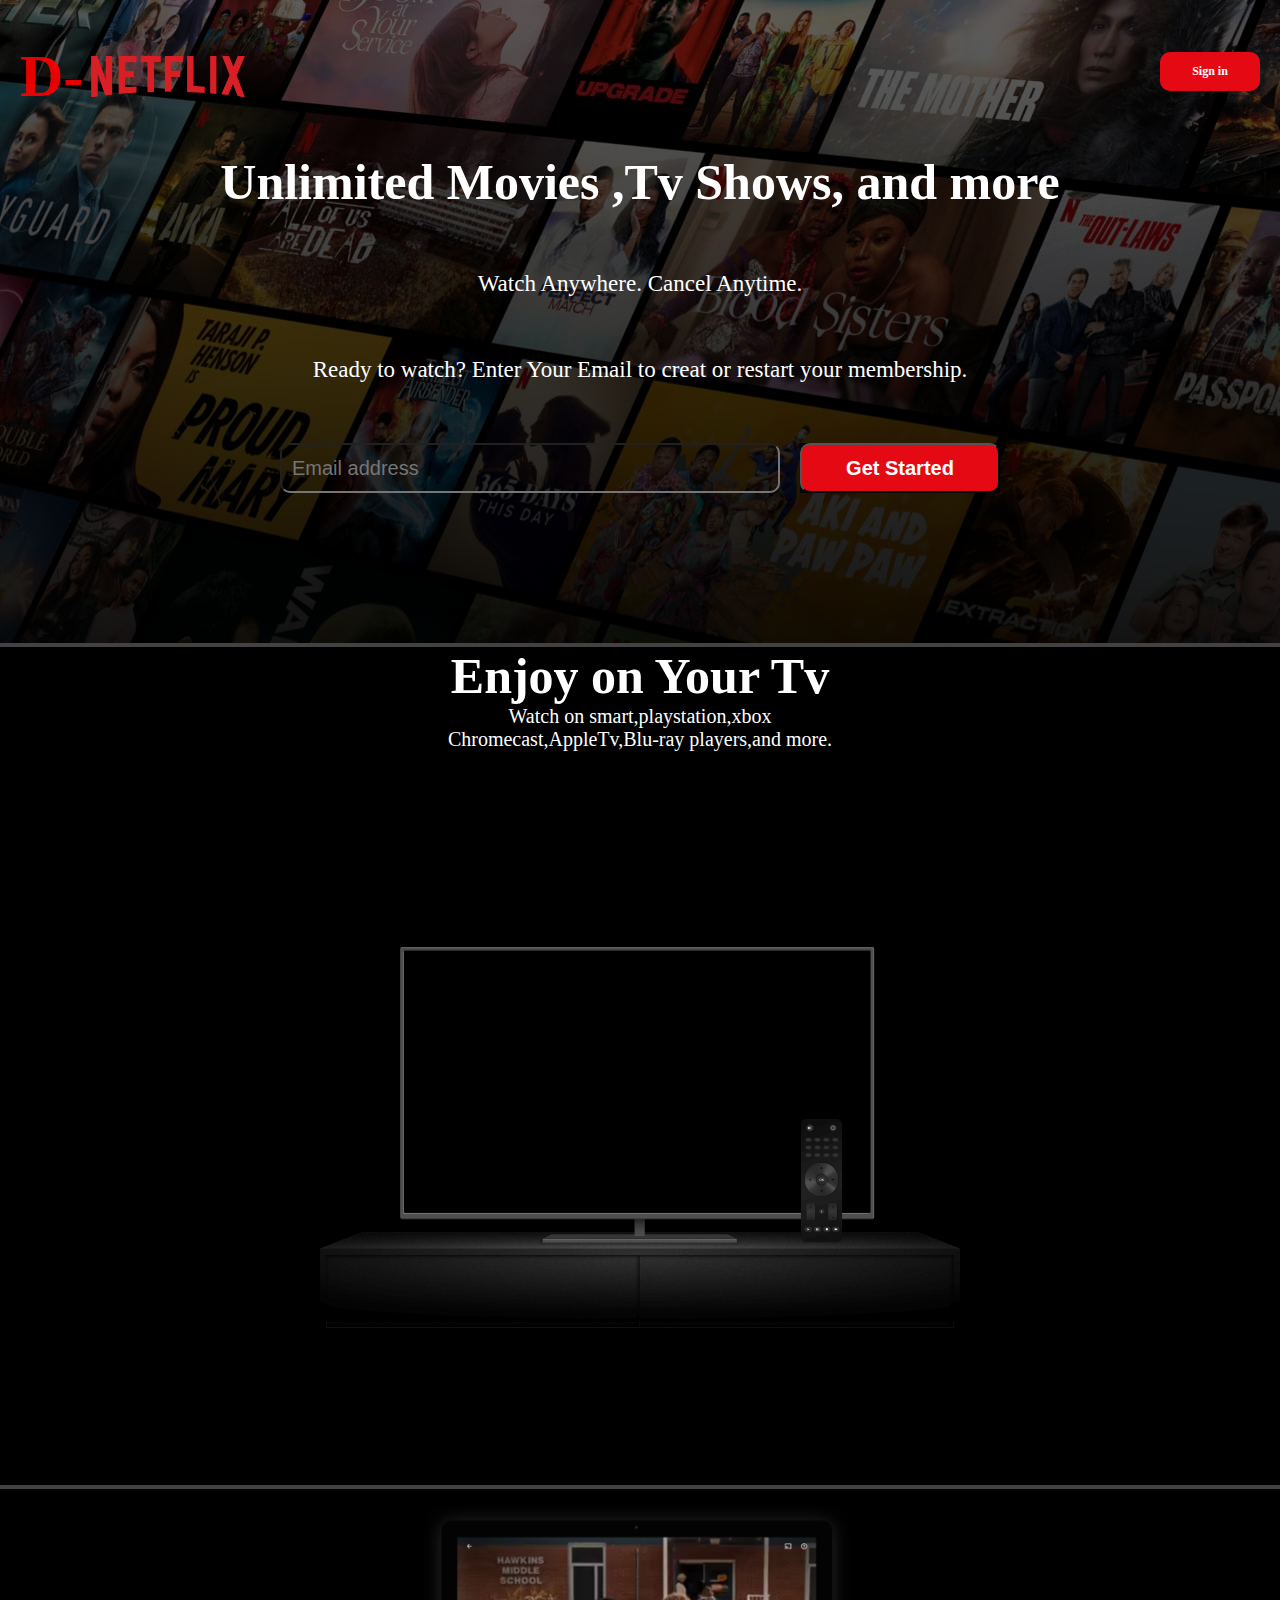
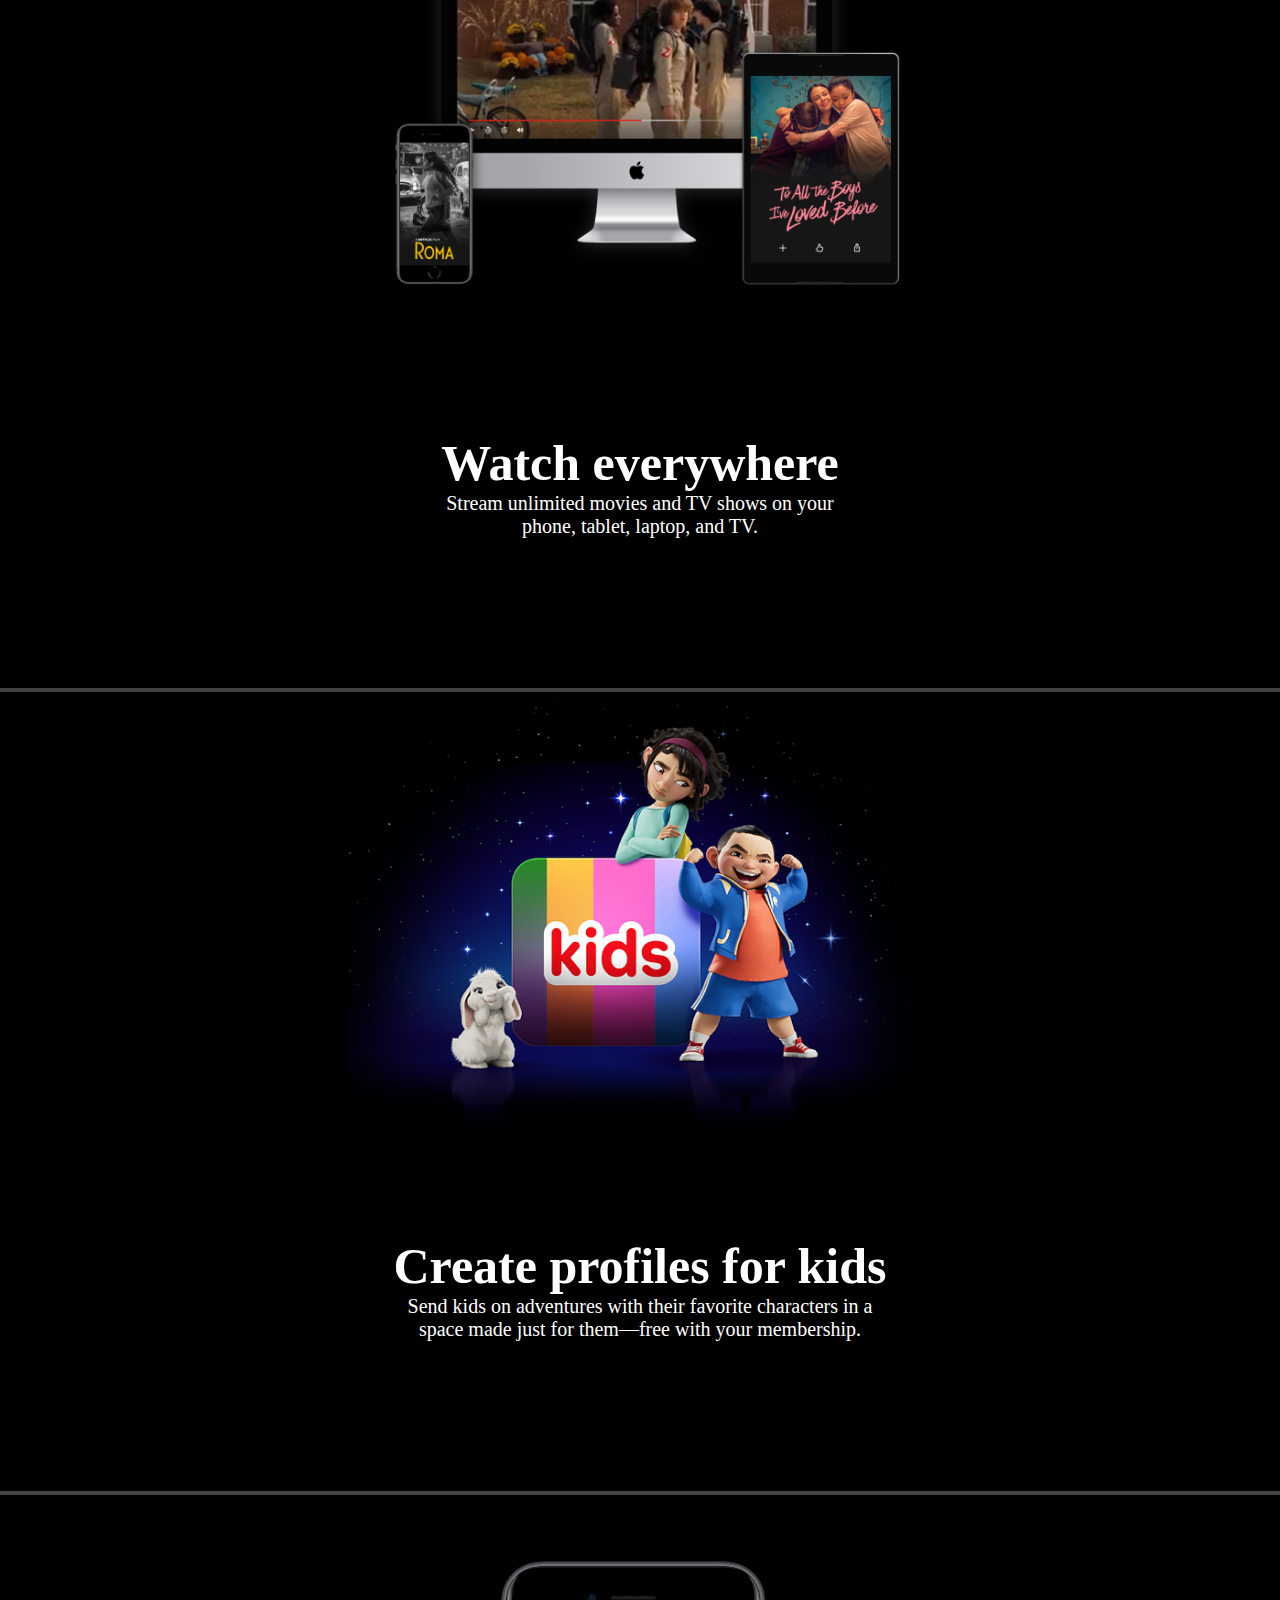
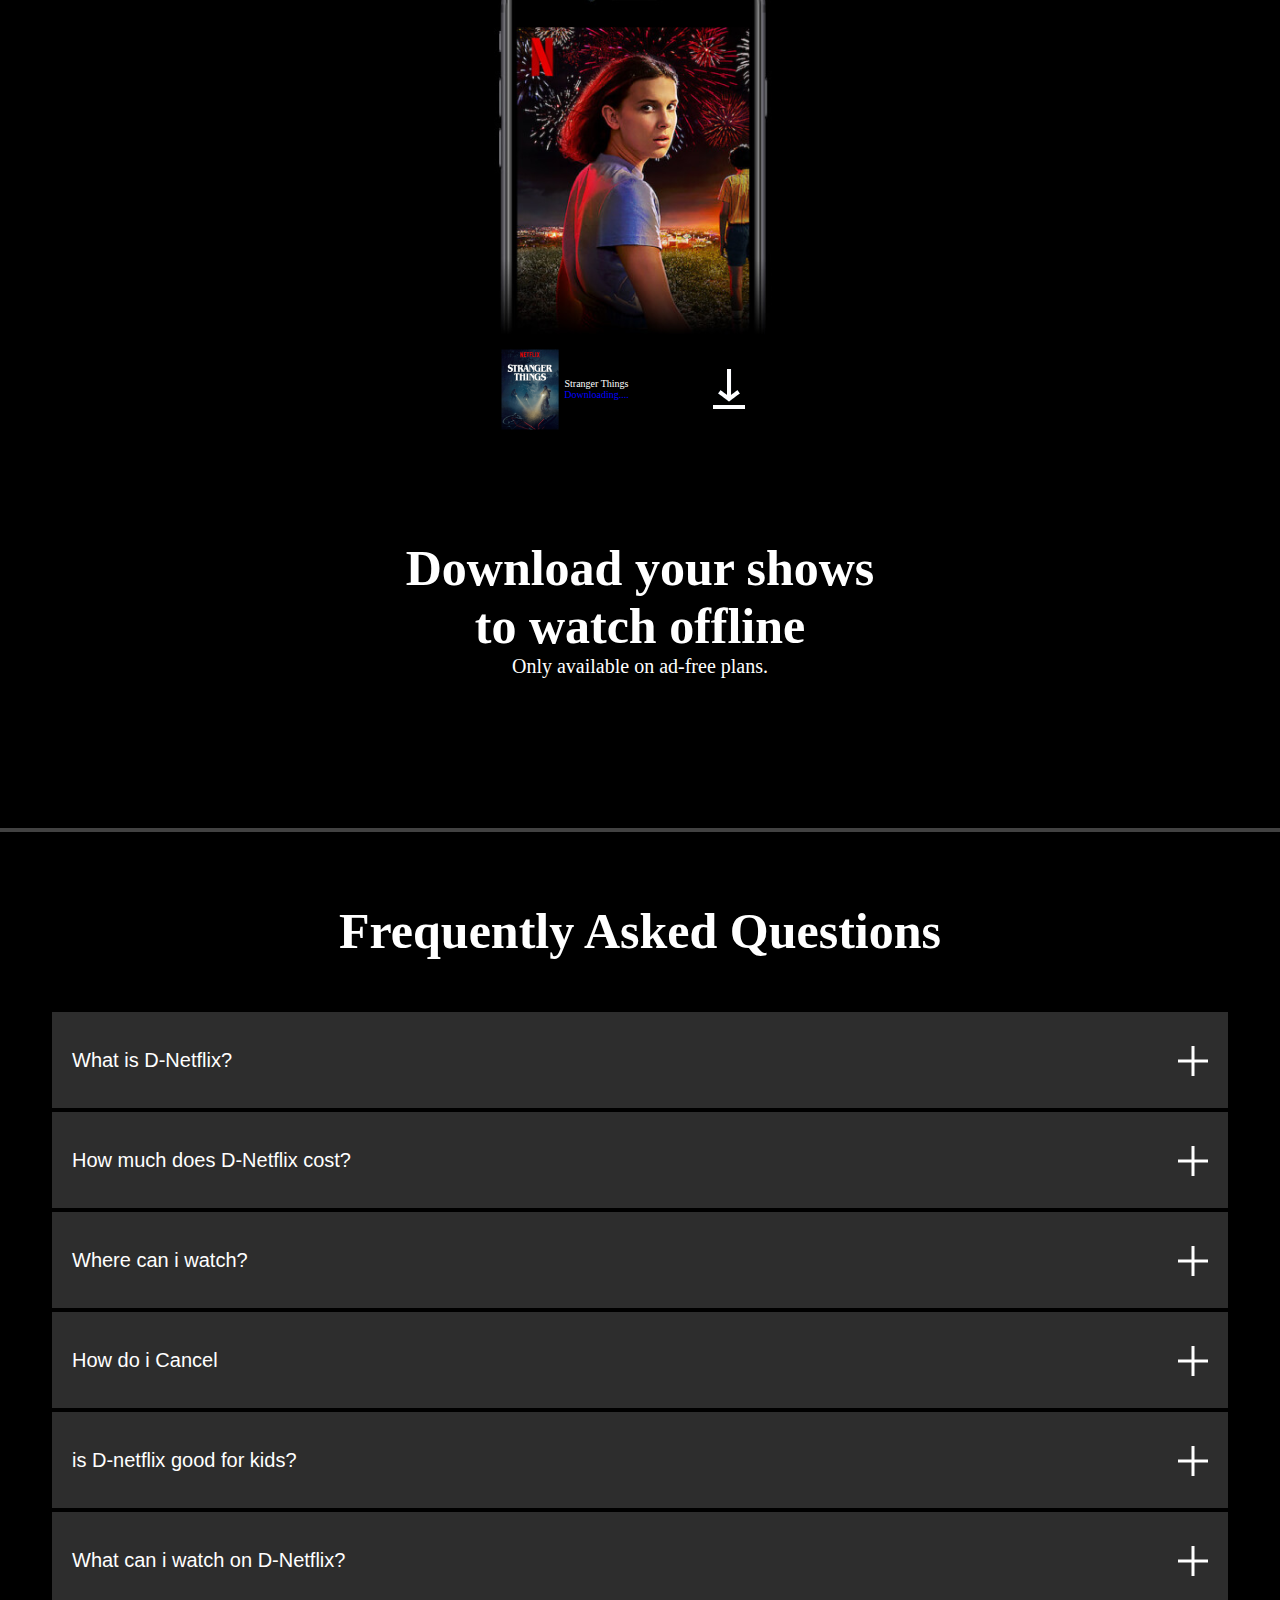
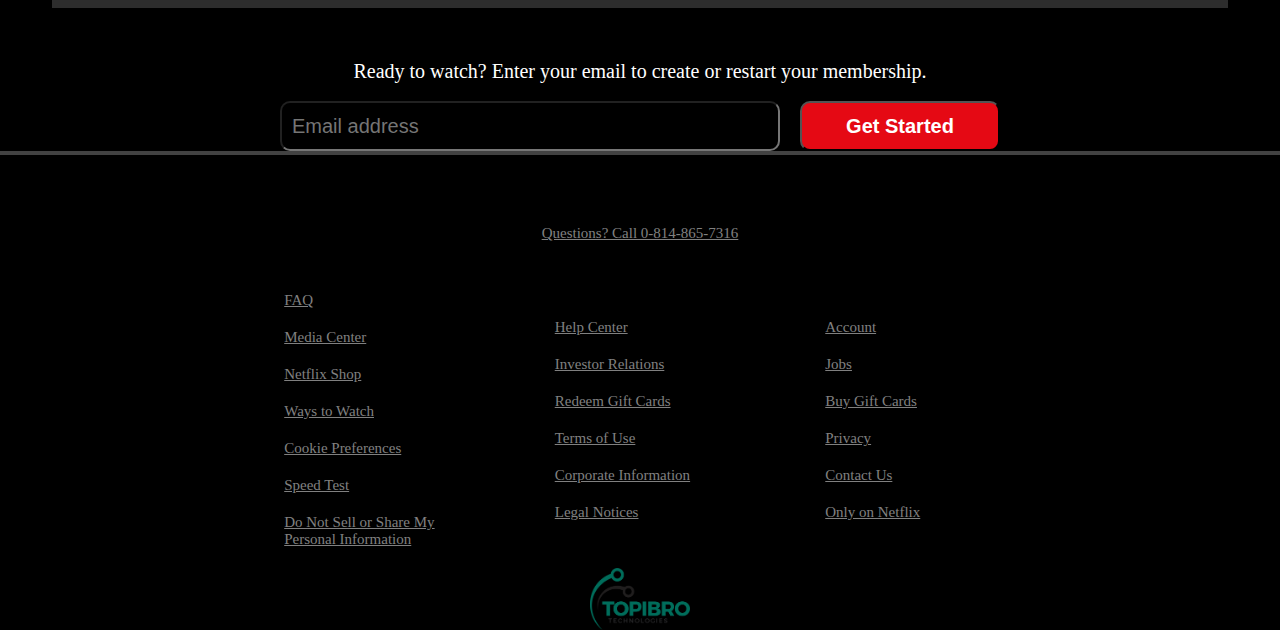
<file: index.html>
<!DOCTYPE html>
<html lang="en">
<head>
    <meta charset="UTF-8">
    <meta name="viewport" content="width=device-width, initial-scale=1.0">
    <link rel="stylesheet" href="style.css">
    <title>Daniel Netflix</title>
</head>
<body>
    <div class="emma">
        <div class="emm"></div>
    <div class="navbar">
        <div class="logo">
            <b> D-</b>
            <img src="Netflix-Logo.wine.png" alt="">
        </div>
        <div class="sign">
            <a href="1sign in.html">
            Sign in</a>
        </div>
    </div>
    <div class="body1">
        <h1>
            Unlimited Movies ,Tv Shows, and more
        </h1>
        <p>Watch Anywhere. Cancel Anytime.</p>
        <p>Ready to watch? Enter Your Email to creat or restart your membership.</p>
        <form action="getstartted.html">
            <input type=" text"  placeholder="Email address">
            <button>
                <input type="submit" value="Get Started">
            </button>
        </form>
    </div>
    </div>
    <div class="body2">
        <div class="first">
            <h2> Enjoy on Your Tv</h2>
            <p>Watch on smart,playstation,xbox <br> Chromecast,AppleTv,Blu-ray players,and more.</p>
        </div>
        <div class="img"><img src="tv.png" alt=""></div>
    </div>
    <div class="body3">
        <div class="img"><img src="device-pile.png.png" alt=""></div>
        <div class="first">
            <h2> Watch everywhere</h2>
            <p>Stream unlimited movies and TV shows on your <br>phone, tablet, laptop, and TV.</p>
        </div>
    </div>
    <div class="body2">
        <div class="img"><img src="kids.png" alt=""></div>
        <div class="first">
            <h2>Create profiles for kids</h2>
            <p>Send kids on adventures with their favorite characters in a <br>space made just for them—free with your membership.</p>
        </div>
    </div>
    <div class="body3">
        <div class="img"><img src="mobile-0819.jpg.png" alt="">
            <div class="img2">
                <div class="ella">
                    <img src="boxshot.png.png" alt="">
                    <div class="dan">
                        <p>Stranger Things</p>
                        <p class="sam">Downloading....</p>
                    </div>
                </div>
                <div class="div">
                    <img src="imggif.gif" alt="">
                </div>
            </div>
        </div>
        <div class="first">
            <h2>Download your shows <br>to watch offline</h2>
            <p>Only available on ad-free plans.</p>
        </div>
    </div>
    <div class="body4">
        <h1>Frequently Asked Questions</h1>
        <div class="button">
            <button  onclick="myFunction1(event, 'demoss1')"><p>What is D-Netflix?</p> <img src="Vector (1).png" alt=""></button>
            <div class="daniel" id="demoss1">
                <p>D-Netflix is a streaming service that offers a wide variety of award-winning TV shows, movies, anime, documentaries, and more on thousands of internet-connected devices.</p>
                <p>You can watch as much as you want, whenever you want without a single commercial – all for one low monthly price. There's always something new to discover and new TV shows and movies are added every week!</p>
            </div>
            <button onclick="myFunction2(event, 'demoss2')"><p>How much does D-Netflix cost?</p> <img src="Vector (1).png" alt=""></button>
            <div class="daniel" id="demoss2">
             <p>D-Watch Netflix on your smartphone, tablet, Smart TV, laptop, or streaming device, all for one fixed monthly fee. Plans range from ₦1,200 to ₦4,400 a month. No extra costs, no contracts.</p>
            </div>
            <button onclick="myFunction4(event, 'demoss4')"><p>Where can i watch?</p> <img src="Vector (1).png" alt=""></button>
            <div class="daniel" id="demoss4">
        <p>Watch anywhere, anytime. Sign in with your D-Netflix account to watch instantly on the web at daniel-netflix-project.vercel.app from your personal computer or on any internet-connected device that offers the D-Netflix app, including smart TVs, smartphones, tablets, streaming media players and game consoles.</p>
        <p>You can also download your favorite shows with the iOS, Android, or Windows 10 app. Use downloads to watch while you're on the go and without an internet connection. Take D-Netflix with you anywhere.</p>
            </div>
            <button onclick="myFunction5(event, 'demoss5')"><p>How do i Cancel</p> <img src="Vector (1).png" alt=""></button>
            <div class="daniel" id="demoss5">
                <p>D-Netflix is flexible. There are no pesky contracts and no commitments. You can easily cancel your account online in two clicks. There are no cancellation fees - start or stop your account anytime.</p>
            </div>
            <button onclick="myFunction6(event, 'demoss6')"><p>is D-netflix good for kids?</p> <img src="Vector (1).png" alt=""></button>
            <div class="daniel" id="demoss6">
                <p>The D-Netflix Kids experience is included in your membership to give parents control while kids enjoy family-friendly TV shows and movies in their own space.</p>
                <p>Kids profiles come with PIN-protected parental controls that let you restrict the maturity rating of content kids can watch and block specific titles you don’t want kids to see.</p>
            </div>
            <button onclick="myFunction7(event, 'demoss7')"><p>What can i watch on D-Netflix?</p> <img src="Vector (1).png" alt=""></button>
            <div class="daniel" id="demoss7">
                <p>D-Netflix has an extensive library of feature films, documentaries, TV shows, anime, award-winning D-Netflix originals, and more. Watch as much as you want, anytime you want.</p>
            </div>
        </div>
        <p>Ready to watch? Enter your email to create or restart your membership.</p><br>
        <form action="getstartted.html">
            <input type=" text"  placeholder="Email address">
            <button>
                <input type="submit" value="Get Started">
            </button>
        </form>
    </div>
    <div class="footer">
        <a href="#">Questions?
            Call 0-814-865-7316</a>
            <div class="flist">
                <div class="list1">
                  <div class="list">FAQ</div>
                  <div class="list">Media Center</div>
                  <div class="list">Netflix Shop</div>
                  <div class="list">Ways to Watch</div>
                  <div class="list">Cookie Preferences</div>
                  <div class="list">Speed Test</div>
                  <div class="list">Do Not Sell or Share My Personal Information</div>
                </div>
                <div class="list1">
                  <div class="list">Help Center</div>
                  <div class="list">Investor Relations</div>
                  <div class="list">Redeem Gift Cards</div>
                  <div class="list">Terms of Use</div>
                  <div class="list">Corporate Information</div>
                  <div class="list">Legal Notices</div>
                </div>
                <div class="list1">
                  <div class="list">Account</div>
                  <div class="list">Jobs</div>
                  <div class="list">Buy Gift Cards</div>
                  <div class="list">Privacy</div>
                  <div class="list">Contact Us</div>
                  <div class="list">Only on Netflix</div>
                </div>
              </div>
            <img src="topibro-logo2.png" alt="">
    </div>
</body>
<script src="app.js"></script>
</html>
</file>
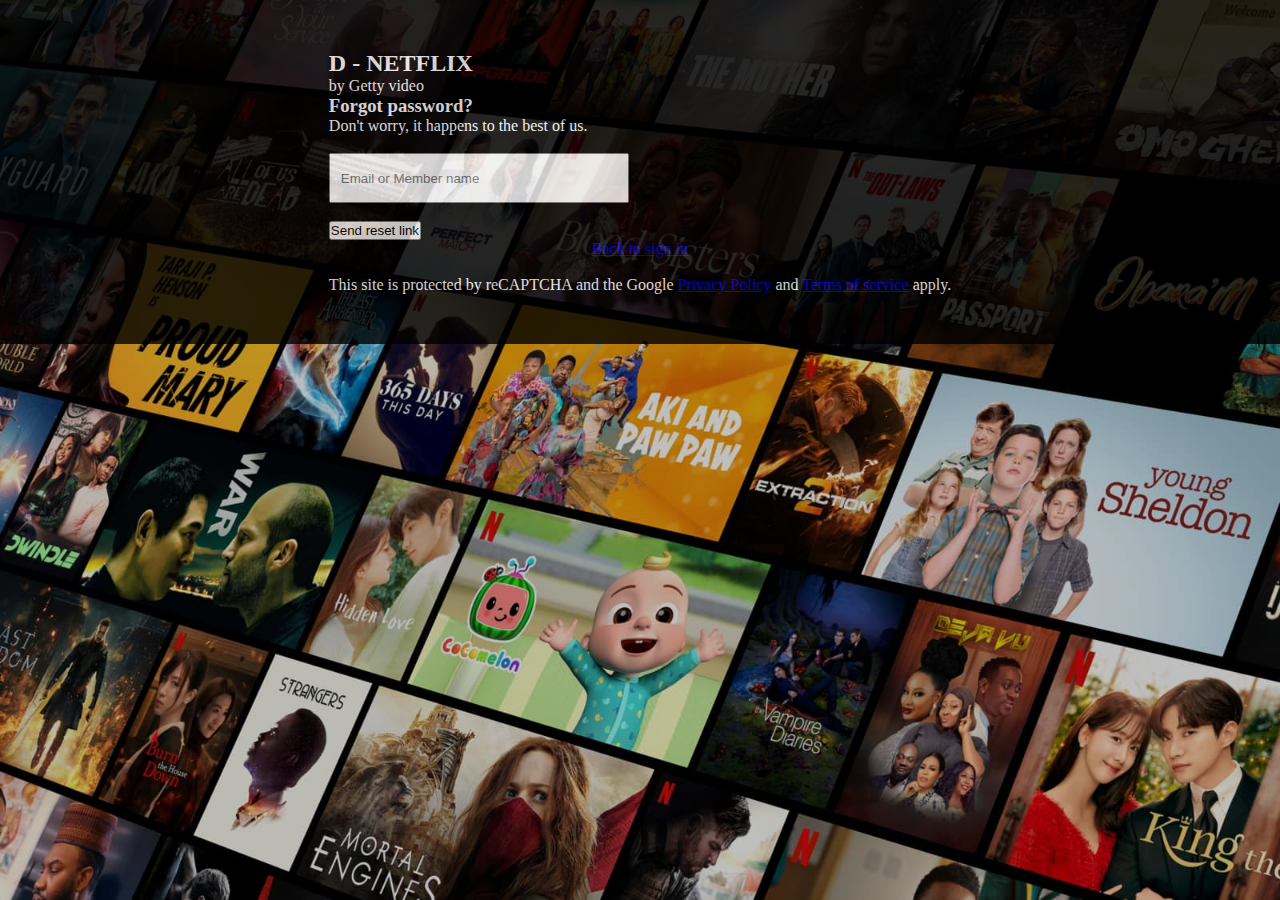
<file: 1forget.html>
<!DOCTYPE html>
<html lang="en">
  <head>
    <meta charset="UTF-8" />
    <meta name="viewport" content="width=device-width, initial-scale=1.0" />
    <title>Daniel Netflix</title>
    <link rel="icon" href="daniel logo.jpg">
    <link rel="stylesheet" href="1sign in.css" />
  </head>
  <body>

  <div class="border">
    <div class="center">
   <div class="flex">
    <div class="h2">
        <h2>D - NETFLIX</h2>
        <p>by Getty video</p>
    </div>
    <div class="gap">
    <h3 class="h3">Forgot password?</h3>
    <p>Don't worry, it happens to the best of us.</p><br>
    <form action="index.html">
        <input type="email
        "  id="text" placeholder="Email or Member name" style="height: 50px; width: 300px; padding: 10px;" required> <br><br>
        <input type="submit" value="Send reset link" class="abutton">
        <p style="text-align: center;"><a href="1sign in.html">Back to sign in</a></p><br>
        <div class="link">
            <p>This site is protected by reCAPTCHA and the Google <a href="https://policies.google.com/privacy">Privacy Policy</a> and <a href="https://policies.google.com/terms">Terms of service</a> apply.</p>
        </div>
    </form>
    </div>
   </div>
    </div>

</div>
</div>
</body>
</html>
</file>
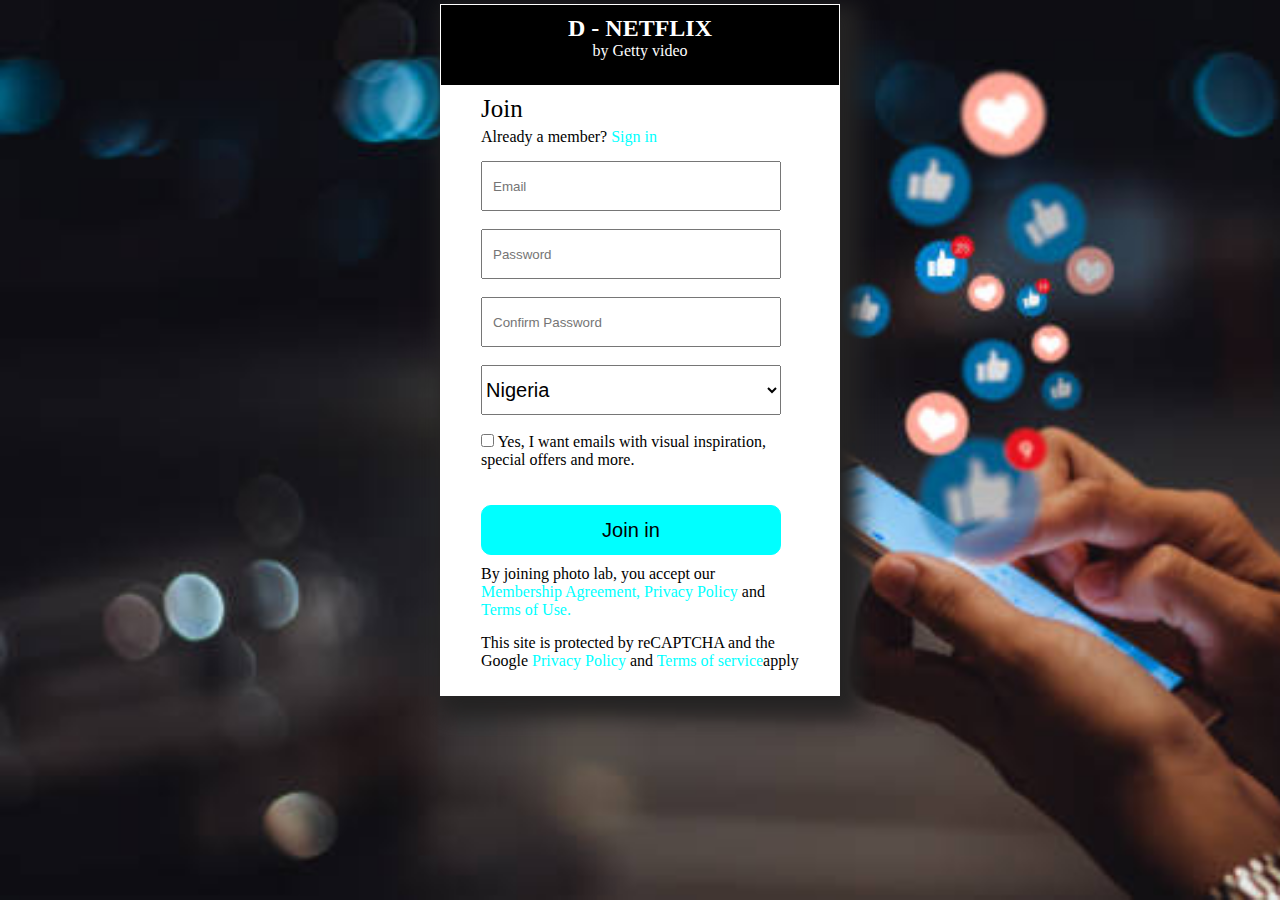
<file: 1join.html>
<!DOCTYPE html>
<html lang="en">
  <head>
    <meta charset="UTF-8" />
    <meta name="viewport" content="width=device-width, initial-scale=1.0" />
    <title>Daniel Netflix</title>
    <link rel="icon" href="daniel logo.jpg">
    <link rel="stylesheet" href="1join.css" />
  </head>
  <body>

  <div class="border">
    <div class="center">
   <div class="flex">
    <div class="h2">
        <h2>D - NETFLIX</h2>
        <p>by Getty video</p>
    </div>
    <div class="gap">
    <h3 class="h3">Join</h3>
    <p>Already a member? <a href="1sign in.html">Sign in </a></p>
    <form action="index.html">
        <input type="email"  id="email" placeholder="Email" style="height: 50px; width: 300px; padding: 10px;" required> <br><br>
        <input type="password" id="pwd" style="width:300px; height: 50px; padding: 10px;" placeholder="Password" required><br><br>
          <input type="password" id="pwd" style="width:300px; height: 50px; padding: 10px;" placeholder="Confirm Password" required><br><br>
          <select id="cars" name="country" required>
            <option value="volvo" >Nigeria</option>
            <option value="saab">Andorra	</option>
            <option value="mercedes">Angola</option>
           <option value="audi">Albania	</option>
           <option value="country">London</option>
           <option value="">Ghana</option>
           <option value="">Togo</option>
           <option value="">Englad</option>
           <option value="">USA</option>
           <option value="">Egypt</option>
          </select><br><br>
          <input type="checkbox" id="vehicle1"
          name="vehicle1" value="email" required>
          <label for="cars">Yes, I want emails with visual inspiration, special offers and more.</label><br><br> <br>
          <input type="submit" value="Join in" class="abutton">
    </form>
    <div style="text-align: left; width: 100%;">
    <p>By joining photo lab, you accept our <a href="https://www.istockphoto.com/legal/privacy-policy">Membership Agreement, Privacy Policy</a> and <a href="https://www.istockphoto.com/legal/terms-of-use">Terms of Use.</a></p>
    <p>This site is protected by reCAPTCHA and the Google <a href="https://policies.google.com/privacy">Privacy Policy </a>and <a href="https://policies.google.com/terms"> Terms of service</a>apply</p>
    </div>
    </div>
   </div>
    </div>
</div>
</body>
</html>
</file>
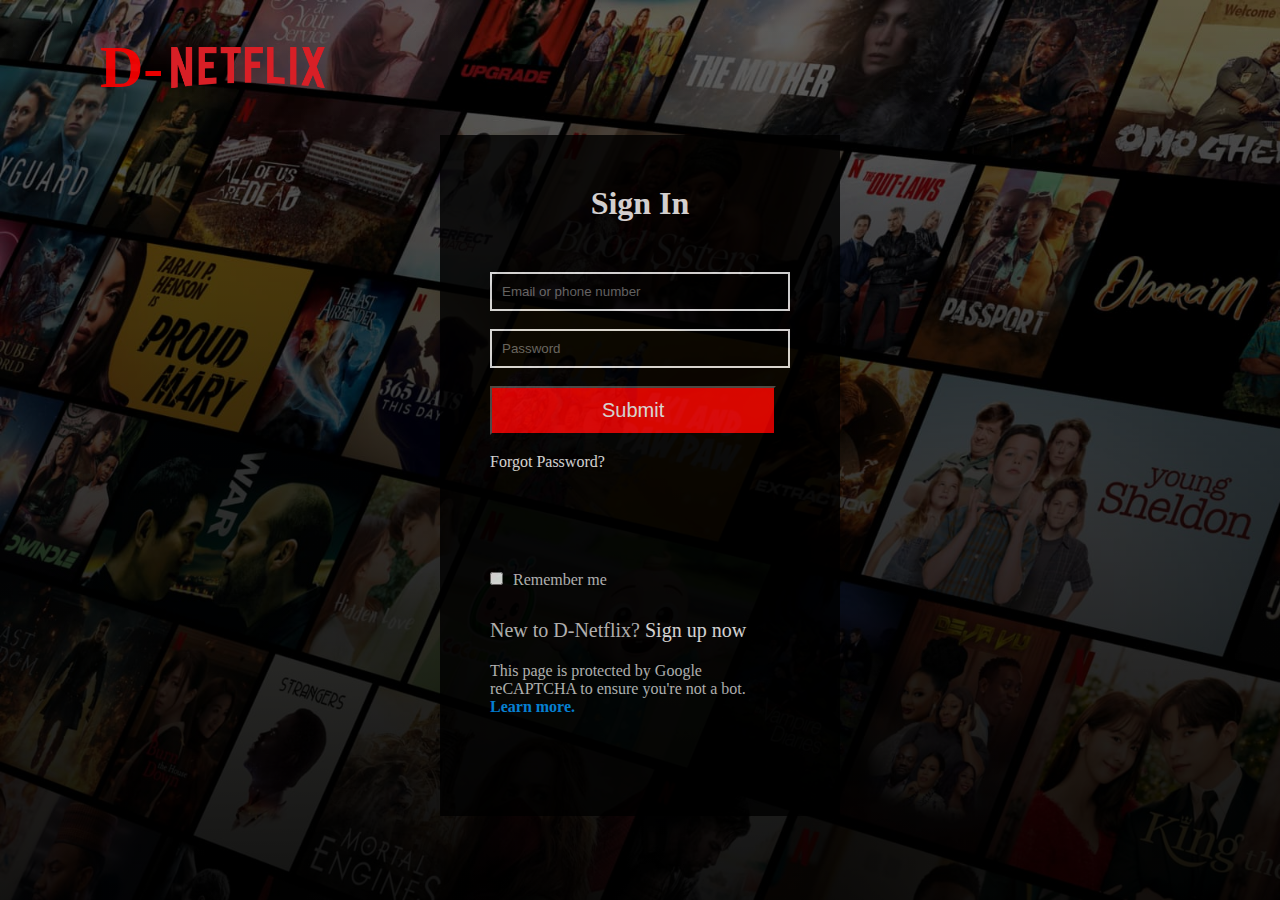
<file: 1sign in.html>
<!DOCTYPE html>
<html lang="en">
  <head>
    <meta charset="UTF-8" />
    <meta name="viewport" content="width=device-width, initial-scale=1.0" />
    <title>Daniel Netflix</title>
    <link rel="icon" href="daniel logo.jpg">
    <link rel="stylesheet" href="1sign in.css" />
  </head>
  <body>
    <div class="dann"></div>

    <div class="navbar">
      <div class="logo">
          <b> D-</b>
          <img src="Netflix-Logo.wine.png" alt="">
      </div>
  </div>
  <div class="body1">
      <div class="border">
        <div class="container">
          <h1>Sign In</h1>
          <div class="div1">
          <form action="index.html">
            <input type="email" placeholder="Email or phone number " required><br><br>
            <input type="password" placeholder="Password" required><br><br>
            <button class="button">
            <input type="submit">
            </button> <br><br>
            <div class="a">
              <a href="Forgot Password?">Forgot Password?</a>
            </div>
          </form>
          </div>
          <div class="div2">
            <div class="me">
            <form action="#">
              <input type="checkbox" >
            </form>
            <p>Remember me</p>
            </div>
            <p class="sam">New to D-Netflix? <a href="#">Sign up now</a></p>
            <p class="ella">This page is protected by Google reCAPTCHA to ensure you're not a bot. <a href="#" class="emma">Learn more.</a></p>
          </div>
        </div>
      </div>
  </div>
</body>
</html>
</file>
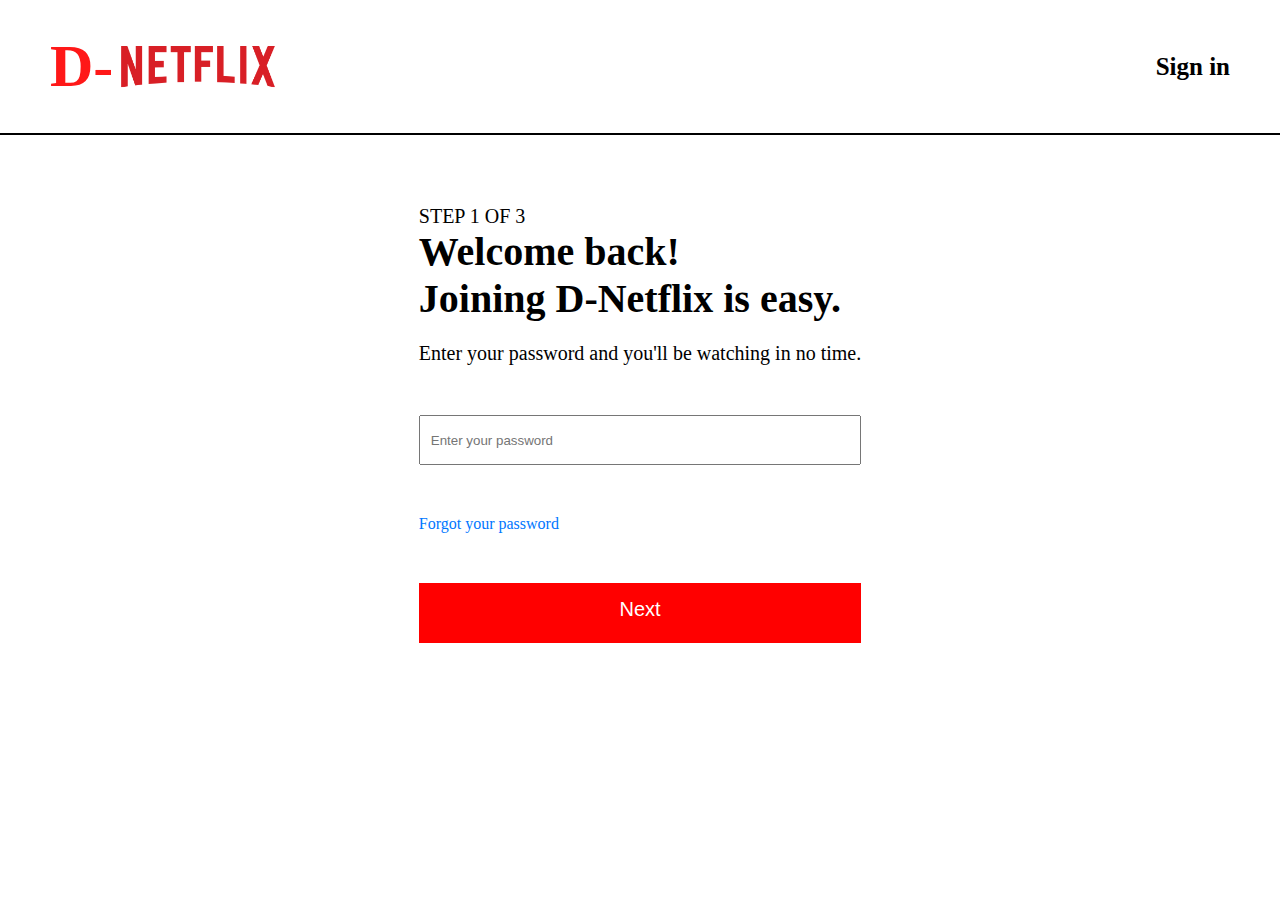
<file: getstartted.html>
<!DOCTYPE html>
<html lang="en">
  <head>
    <meta charset="UTF-8" />
    <meta name="viewport" content="width=device-width, initial-scale=1.0" />
    <title>Daniel Netflix</title>
    <link rel="icon" href="daniel logo.jpg">
    <link rel="stylesheet" href="getstarted.css" />
  </head>
  <body>
    <div class="navbar">
      <div class="logo">
          <b> D-</b>
          <img src="Netflix-Logo.wine.png" alt="">
      </div>
      <div class="sign">
        <a href="1sign in.html">
        Sign in</a>
    </div>
  </div>
  <div class="body1">
      <div class="border">
        <p>STEP 1 OF 3</p>
        <h1>Welcome back!</h1>
        <h1>Joining D-Netflix is easy.</h1>
        <p>Enter your password and you'll be watching in no time.</p>
        <form action="index.html">
            <input type="password" placeholder="Enter your password" required>
            <a href="#">Forgot your password</a><br>
            <button class="button">
                <input type="submit" value="Next">
                </button> 
        </form>
      </div>
  </div>
</body>
</html>
</file>
<file: style.css>
* {
    box-sizing: border-box;
    margin: 0;
    padding: 0;
}
body {
    background-color: black;
}
.emma {
    background-image: url(netflix\ heroimg.jpg) ;
    background-color: rgb(0 0 0 / 80%);
    position: relative;
    z-index: 100;
    
}
.emm {
    background-image: linear-gradient( to top, rgba(0, 0, 0, 0.8) 0, rgba(0, 0, 0, 0) 100%, rgba(0, 0, 0, 0.8) 50% );
    background-color: rgb(0 0 0 / 50%);
    position: absolute;
    width: 100%;
    height: 100%;
}
.navbar {
    display: flex;
    justify-content: space-between;
    padding: 20px 200px;
    align-items: center;
    width: 100%;
}
b {
    color: red;
    font-size: 60px;
    opacity: 0.9;
    font-weight: bolder;
    margin-right: -15px;
}
.sign a{
    z-index: 100;
    width: 100px;
    height: 39px;
    background-color: rgb(229, 9, 20);
    color: rgb(255, 255, 255);
    font-size: 12px;
    position: relative;
    font-weight: 600;
    z-index: 100;
    text-decoration: none;
    display: flex;
    justify-content: center;
    align-items: center;
    cursor: pointer;
    border-radius: 10px;
    margin-bottom: 10px;
}
.logo {
    display: flex;
    align-items: center;
    opacity: none;
    gap: -10px;
}
.logo img {
    z-index: 100;
    position: relative;
    width: 200px;
}
.body1 {
    display: flex;
    border-bottom: 4px solid rgb(66, 66, 66);
    width: 100%;
    padding-bottom: 150px;
    z-index: 100;
    position: relative;
    flex-direction: column;
    align-items: center;
    justify-content: center;
    gap: 60px;
}
 h1 {
    color: white;
    font-size: clamp(50px, 2.5vw, 70px);
    font-weight: 900;
    text-align: center;
}
.body1 p {
    font-size: clamp(15px, 2.5vw, 23px);
    color: white;
    font-weight: 200;
}
form {
    display: flex;
    gap: 20px;
}
input {
    background-color: transparent;
    color: #fff;
    height: 50px;
    width: 500px;
    border-radius: 10px;
    font-size: 20px;
    padding: 10px;
}
button {
    background-color: black;
    border: none;
}
button input{
    background-color: #e50914;
    color: #fff;
    height: 50px;
    width: 200px;
    border-radius: 10px;
    font-size: clamp(10px,2.5vw,20px);
    font-weight: 700;
    display: flex;
    justify-content: center;
    align-items: center;
    cursor: pointer;
    gap: 4px;
}
.body2 {
    display: flex;
    width: 100%;
    align-items: center;
    justify-content: center;
    color: white;
    gap: 100px;
    border-bottom: 4px solid rgb(66, 66, 66);
    padding-bottom: 150px;

}
 h2 {
    color: white;
    font-size: clamp(50px, 2.5vw, 70px);
    font-weight: 900;
    text-align: center;
}
p {
    color: white;
    font-size: clamp(15px, 2.5vw, 20px);
    font-weight: 400;
    text-align: center;
}
.body3 {
    display: flex;
    align-items: center;
    width: 100%;
    justify-content: center;
    color: white;
    gap: 100px;
    border-bottom: 4px solid rgb(66, 66, 66);
    padding-bottom: 150px;
}
.img2 {
    display: flex;
    align-items: center;
    justify-content:center ;
    gap: 50px;
    border-radius: 10px;
    width: 600px;
}
.ella {
    display: flex;
    align-items: center;
    gap: 5px;
}
.dan p{
    font-size: 10px;
}
.sam  {
    color: blue;
}
.daniel {
    display: none;
    background-color:rgb(68, 68, 68) ;
    padding: 20px 0px;
}
.daniel p {
    margin-bottom: 20px;
    font-weight: bold;
}
.body4 {
    display: flex;
    width: 100%;
    flex-direction: column;
    padding: 0px 200px;
    justify-content: center;
    margin-top: 70px;
    border-bottom: 4px solid rgb(66, 66, 66);
    padding-bottom: 100px;
}
.body4 h1 {
    margin-bottom: 50px;
}
form {
    display: flex;
    align-items: center;
    justify-content: center;
}
.button button {
    display: flex;
    justify-content: center;
    align-items: center;
    justify-content: space-between;
    background-color:rgb(45,45,45) ;
    gap: 500px;
    padding: 20px;
    cursor: pointer;
    transition: 0.5s;
    height: 100px;
    width: 100%;
    border: 2px solid black;
}
.button {
    margin-bottom: 50px;
}
.button button:hover {
    background-color:rgb(78,78,78) ;
    transition: 0.5s;
}

.footer {
    display: flex;
    flex-direction: column;
    justify-content: center;
    width: 100%;
    align-items: center;
    margin-top: 70px;
    padding-bottom: 0px;
}
.me {
    display: flex;
    gap: 100px;
    justify-content: center;
    align-items: center;
}
a {
    color: grey;
    margin-bottom: 50px;
    font-size: 15px;
}
.div {
    display: flex;
    flex-direction: column;
}
a:hover {
    color: white;
}
a:focus {
    color: white;
}
.footer img {
    width: 100px;
}
.flist {
    display: flex;
    gap: 100px;
    align-items: center;
    justify-content: center;
}
.list1 {
    display:flex;
    flex-direction: column;
    color: grey;
    width: 100%;
    font-size: 15px;    
}
.list:hover {
    color: white;
}
div .list {
    text-align: left;
    text-decoration-line:underline;
    margin-bottom: 20px;
    cursor: pointer;
}
@media screen and (max-width:1300px) {
    .navbar {
        padding: 10px 20px;
    }
    b {
        font-size: 60px;
    }
    .body2 {
        flex-direction: column;
    }
    .body3 {
        flex-direction: column;
    }
    .body4 {
        flex-direction: column;
    padding: 0px 50px;

    }
    .button button {
        gap: 400px;
    }
    
}
@media screen and (max-width:700px) {
    .navbar {
        padding: 5px 10px;
    }
    .logo {
        gap: 10px;
    }
    b {
        font-size: 30px;
    }
    .logo img {
        width: 100px;
    }
    form {
        flex-direction: column;
        justify-content: center;
        align-items: center;
    }
    input {
        width: 250px;
    }
    .body2 img{
        width: 100%;
    }
    .body3 img{
        width: 100%;
    }
    .body4 {
        padding: 0px 20px;
    }
    .body4 img{
        width: 100%;
    }
    .button img {
        width: 30px;
    }
    .button button {
        gap: 100px;
        padding: 20px;
    }
    .me {
        flex-direction: column;
        gap: 20px;
        justify-content: left;
    }

    h2 {
        font-size: 30px;
    }
    h1 {
        font-size: 30px;
    }
    .footer {
        align-items: flex-start;
        padding: 0px 20px;
    }
    .flist {
        flex-direction: column;
        align-items: self-start;
        justify-content: left;
        gap: 10px;
    }
    .img2 {
        width: 100%;
    }
}
</file>
<file: 1sign in.css>
* {
    box-sizing: border-box;
    margin: 0;
    padding: 0;
  }
  body {
    color: white;
    background-color: black;
    background-image: url(netflix\ heroimg.jpg);
    background-repeat: no-repeat;
    background-size: cover;
    height: 100vh;
  }
  .dan {
    background-image: url(netflix\ heroimg.jpg) ;
    background-color: rgb(0 0 0 / 80%);
    position: relative;
    z-index: 100;
    
}
.dann {
    background-image: linear-gradient( to top, rgba(0, 0, 0, 0.8) 0, rgba(0, 0, 0, 0) 100%, rgba(0, 0, 0, 0.8) 50% );
    background-color: rgb(0 0 0 / 50%);
    position: absolute;
    width: 100%;
    height: 100%;
}
  .navbar {
    display: flex;
    justify-content: space-between;
    padding: 1px 100px;
    align-items: center;
    width: 100%;
}
b {
    color: red;
    font-size: 60px;
    font-weight: bolder;
    margin-right: -15px;
    opacity: 0.9;
  }
  
  .logo {
    display: flex;
    align-items: center;
    opacity: none;
    gap: -10px;
}
.logo img {
    z-index: 100;
    position: relative;
    width: 200px;
  }
  .body1 {
    display: flex;
    justify-content: center;
    align-items: center;
  }
  .border {
  display: flex;
  justify-content: center;
  background-color: black;
  opacity: 0.8;
  padding: 50px 50px;

}
.container {
  display: flex;
  flex-direction: column;
  width: 300px;
}
 .container h1 {
  text-align: left;
  margin-bottom: 50px;
  display: flex;
  flex-direction: column;
  align-items: center;
  justify-content: center;
 }

 .div1 input {
  width: 100%;
  padding: 10px ;
  background-color: black;
  color: white;
  border: 2px solid white;
 }
 button  {
  font-size: 20px;
  padding: 1px 100px;
  background-color: red;
 }
 .button input {
  background-color: red;
  color: white;
  font-size: 20px;
  border: none;
 }
 .a a {
  color: white;
  text-decoration: none;
  text-align: center;
 }
 .a a:hover {
  text-decoration: underline;
 }
 .div1 form {
  margin-bottom: 100px;
 }
.div2 {
  color: white;
}
.me input {
  background-color: black;
}
.me {
  display: flex;
  gap: 10px;
  margin-bottom: 30px;
}
.sam {
  color: lightgray;
  font-size: 20px; 
  margin-bottom: 20px;
}
.sam a {
  color: white;
  text-decoration: none;
}
.sam a:hover {
  text-decoration: underline;
}
.sam a:hover {
  text-decoration: underline;
}
.div2 p {
  color: lightgrey;
}
.emma {
  color: rgb(0, 153, 255);
  text-decoration: none;
  font-weight: bolder;
}
.emma:hover {
  text-decoration: underline;
}
.ella {
  margin-bottom: 50px;
}
@media screen and (max-width:1000px) {
  .navbar {
    padding: 20px ;
}
}
@media screen and (max-width:600px) {
  body {
    background-color: black;
    background-image: none;
  }
  .dann {
    display: none;
  }
  .navbar {
    display: flex;
    justify-content: space-between;
    padding: 20px ;
    align-items: center;
    width: 100%;
}
b {
    font-size: 30px;
  }
  
  .logo {
    gap: 10px;
}
.logo img {
    width: 100px;
  }
  .border {
    padding: 50px 4px;
  }
}
</file>
<file: 1join.css>
* {
    box-sizing: border-box;
    margin: 0;
    padding: 0;
  }
  body {
    color: white;
    background-color: black;
    background-image: url(login.jpg);
    background-repeat: no-repeat;
    background-size: cover;
    height: 100vh;
  }
  .flex {
    border: 1px solid white;
    width: 400px;
    background-color: white;
    box-shadow: 10px 10px 20px 10px rgb(36, 35, 35);
  }
  .h2 {
    background-color: black;
    text-align: center;
    padding: 10px;
  }
  .h2 p {
    color: white;
  }
  .h3 {
    font-size: 25px;
    font-weight: 10;
    color: black;
    margin-bottom: 5px;
  }
  .flex a {
    text-decoration: none;
    color: aqua;
  }
  p {
    margin-bottom: 15px;
    color: black;
  }
  .gap {
    padding: 10px 40px;
  }
  .abutton {
    border-radius: 10px;
    border: 1px solid aqua;
    background-color: aqua;
    width: 300px;
    height: 50px;
    font-size: 20px;
    padding: 10px;
    margin-bottom: 10px;
  }
  .link {
    text-align: center;
  }
  .center {
    height: 700px;
    display: flex;
    justify-content: center;
    align-items: center;
  }
  select {
    width: 300px;
    height: 50px;
    font-size: 20px;
  }
  label {
    color: black;
  }
    .clas {
      background-color: aqua;
      width: 100px;
      margin-top: 50px;
      margin-bottom: 10px;
      margin-right: 10px;
      opacity: 0.7;
      height: 25px;
    }
    .clas img:hover {
      opacity: 0.5;
      background-color: white;
    }
    .clas img {
      width: 20px;
    }
</file>
<file: getstarted.css>
* {
    box-sizing: border-box;
    margin: 0;
    padding: 0;
  }
  body {
    color: white;
    background-color: white;
    background-repeat: no-repeat;
    background-size: cover;
    height: 100vh;
  }
  .sign a{
    z-index: 100;
    color: black;
    font-size: 25px;
    position: relative;
    font-weight: 600;
    text-decoration: none;
}
.sign a:hover {
    text-decoration: underline;
}
  .navbar {
    display: flex;
    justify-content: space-between;
    padding: 0px 50px;
    align-items: center;
    width: 100%;
    border-bottom: 2px solid black;
    margin-bottom: 50px;
}
b {
    color: red;
    font-size: 60px;
    font-weight: bolder;
    margin-right: -15px;
    opacity: 0.9;
  }
  
  .logo {
    display: flex;
    align-items: center;
    opacity: none;
    gap: -10px;
}
.logo img {
    z-index: 100;
    position: relative;
    width: 200px;
  }
  .body1 {
    display: flex;
    justify-content: center;
    align-items: center;
  }
  .border {
  display: flex;
  justify-content: center;
  flex-direction: column;
  color: black;
}
h1 {
    font-size: 40px;
}
p {
    margin-top: 20px;
    font-size: 20px;
}
form {
    margin-top: 50px;
    width: 100%;
    margin-bottom: 30px;
}
input {
    padding: 10px;
    width: 100%;
    margin-bottom: 50px;
    height: 50px;
}
a {
    color: rgb(0, 119, 255);
    text-decoration: none;
}
button  {
    font-size: 20px;
    margin-top: 50px;
    padding: 1px 100px;
    background-color: red;
    border: none;
    height: 60px;
    width: 100%;
   }
   .button input {
    background-color: red;
    color: white;
    font-size: 20px;
    border: none;
   }
   @media screen and (max-width:600px) {
    .logo img {
        z-index: 100;
        position: relative;
        width: 100px;
      }
      .navbar {
        padding: 5px 10px;
      }
      .logo {
        gap: 10px;
      }
      b {
        font-size: 30px;
      }
      h1 {
        font-size: 30px;
      }
      .border {
        margin: 10px 20px;
      }
   }
</file>
